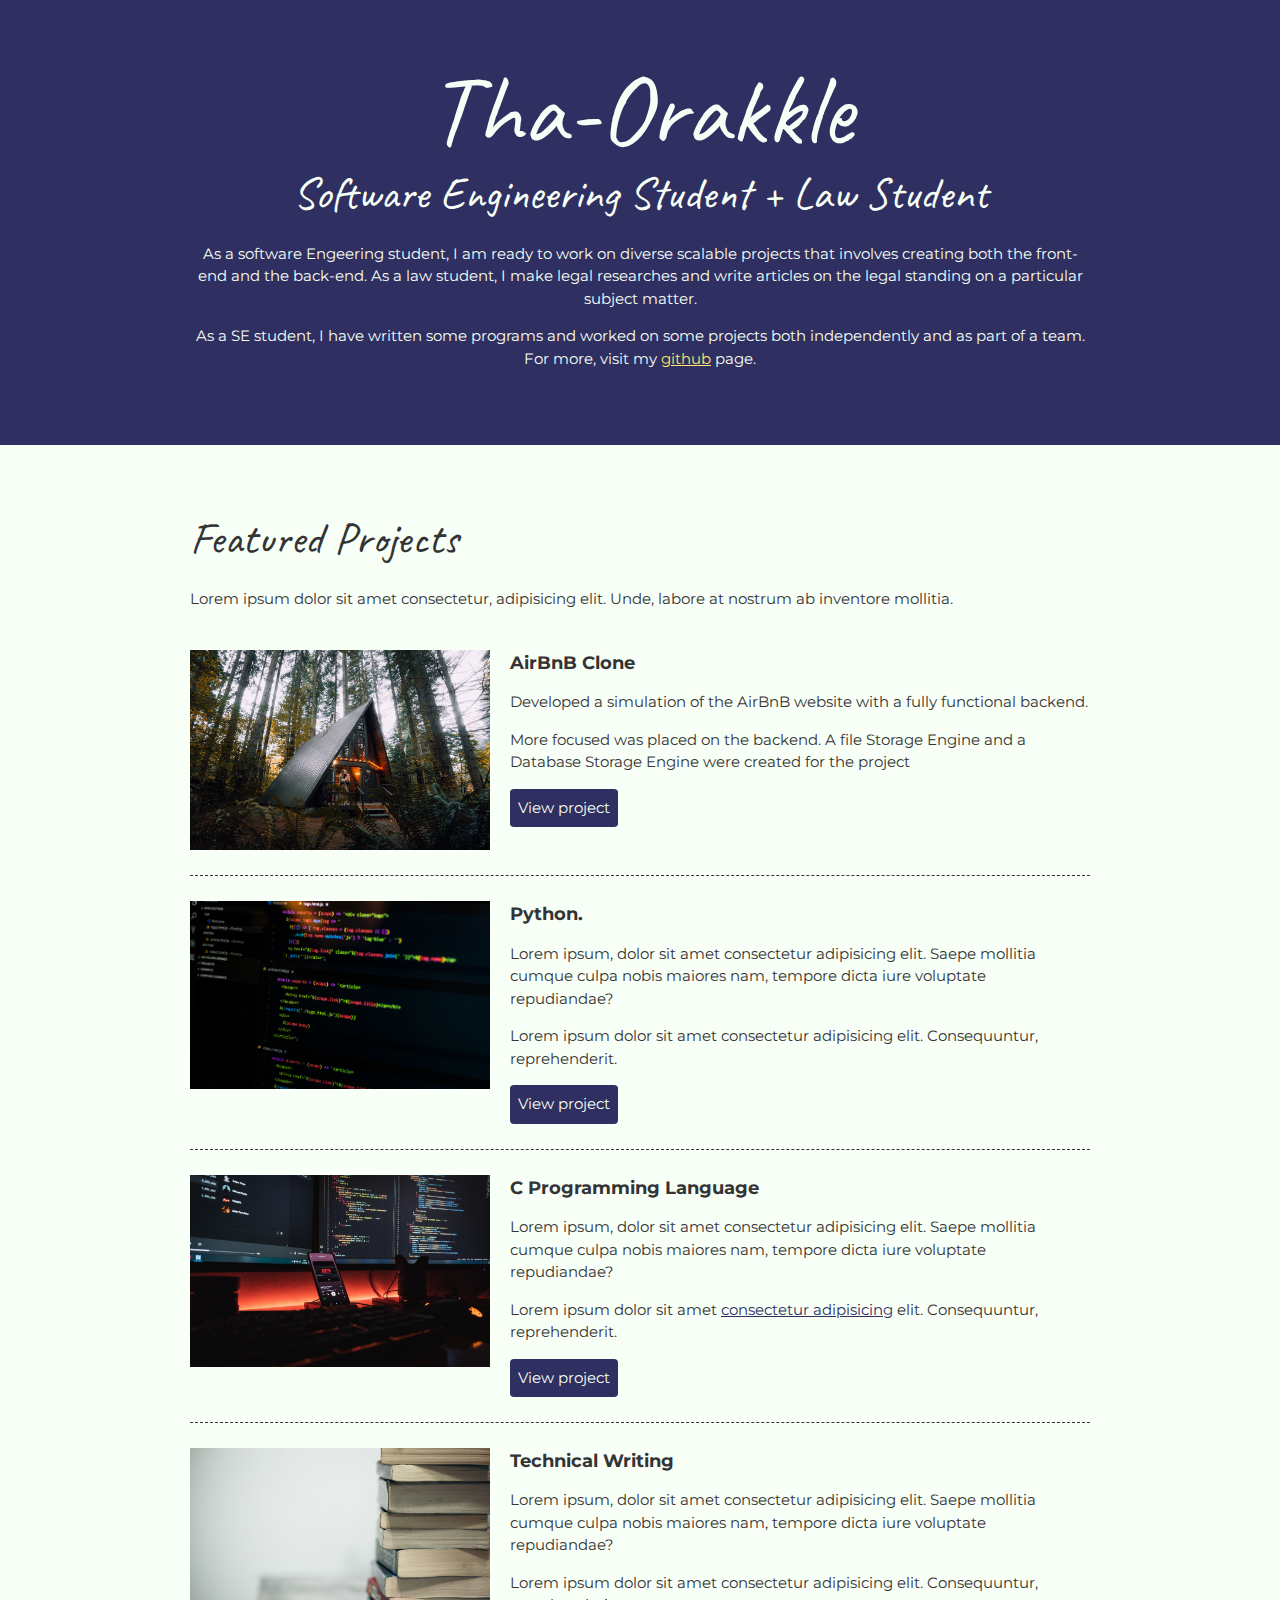
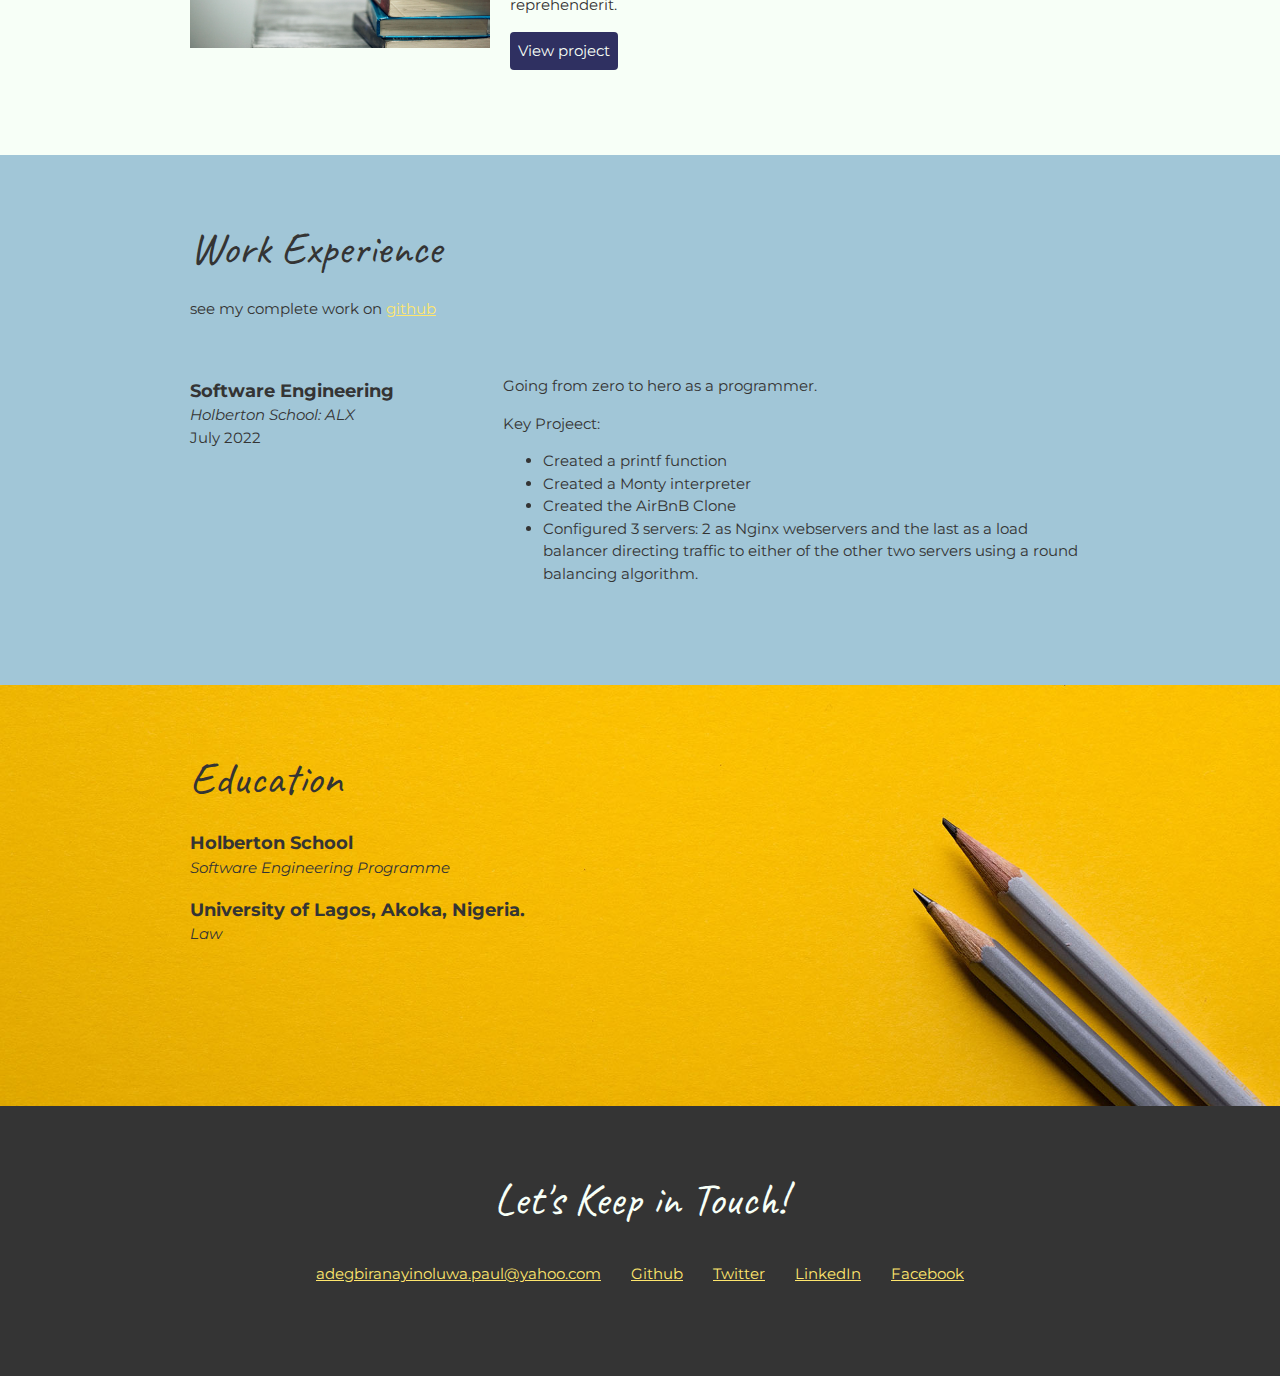
<file: frontend/index.html>
<!DOCTYPE html>
<html lang="en">
  <head>
    <meta charset="UTF-8" />
    <meta name="viewport" content="width=device-width, initial-scale=1.0" />
    <title>Tha-Orakkle</title>
    <link rel="preconnect" href="https://fonts.googleapis.com" />
    <link rel="preconnect" href="https://fonts.gstatic.com" crossorigin />
    <link
      href="https://fonts.googleapis.com/css2?family=Caveat&family=Montserrat:wght@400;600&display=swap"
      rel="stylesheet"
    />
    <link rel="stylesheet" href="css/styles.css" />
  </head>
  <body>
    <main>
      <!-- ***********************  ABOUT / PROFILE  *********************** -->
      <header>
        <div class="content-wrap">
          <h1>Tha-Orakkle</h1>
          <h2>Software Engineering Student + Law Student</h2>

          <p>
            As a software Engeering student, I am ready to work on diverse
            scalable projects that involves creating both the front-end and the
            back-end. As a law student, I make legal researches and write
            articles on the legal standing on a particular subject matter.
          </p>

          <p>
            As a SE student, I have written some programs and worked on some
            projects both independently and as part of a team. For more, visit
            my <a href="https://www.github.com/Tha-Orakkle">github</a> page.
          </p>
        </div>
      </header>

      <!-- ********************  PROJECTS / PORTFOLIO  ********************* -->
      <section class="projects">
        <div class="content-wrap divider">
          <h2>Featured Projects</h2>
          <p>
            Lorem ipsum dolor sit amet consectetur, adipisicing elit. Unde,
            labore at nostrum ab inventore mollitia.
          </p>

          <!-- Project 1 -->
          <section class="project-item">
            <img src="images/home_in_wood.jpg" alt="image containing codes" />
            <h3>AirBnB Clone</h3>
            <p>
              Developed a simulation of the AirBnB website with a fully
              functional backend.
            </p>
            <p>
              More focused was placed on the backend. A file Storage Engine and
              a Database Storage Engine were created for the project
            </p>

            <a class="btn" href="#" target="_blank">View project</a>
          </section>

          <!-- Project 2 -->
          <section class="project-item">
            <img src="images/programming_5.jpg" alt="image containing codes" />
            <h3>Python.</h3>
            <p>
              Lorem ipsum, dolor sit amet consectetur adipisicing elit. Saepe
              mollitia cumque culpa nobis maiores nam, tempore dicta iure
              voluptate repudiandae?
            </p>
            <p>
              Lorem ipsum dolor sit amet consectetur adipisicing elit.
              Consequuntur, reprehenderit.
            </p>

            <a class="btn" href="#" target="_blank">View project</a>
          </section>

          <!-- Project 3 -->
          <section class="project-item">
            <img src="images/programming_2.jpg" alt="living room" />
            <h3>C Programming Language</h3>
            <p>
              Lorem ipsum, dolor sit amet consectetur adipisicing elit. Saepe
              mollitia cumque culpa nobis maiores nam, tempore dicta iure
              voluptate repudiandae?
            </p>
            <p>
              Lorem ipsum dolor sit amet
              <a href="#">consectetur adipisicing</a> elit. Consequuntur,
              reprehenderit.
            </p>

            <a class="btn" href="#" target="_blank">View project</a>
          </section>

          <!-- Project 4 -->
          <section class="project-item">
            <img
              src="images/sharon-mccutcheon-unsplash.jpg"
              alt="contains books stacked"
            />
            <h3>Technical Writing</h3>
            <p>
              Lorem ipsum, dolor sit amet consectetur adipisicing elit. Saepe
              mollitia cumque culpa nobis maiores nam, tempore dicta iure
              voluptate repudiandae?
            </p>
            <p>
              Lorem ipsum dolor sit amet consectetur adipisicing elit.
              Consequuntur, reprehenderit.
            </p>

            <a class="btn" href="#" target="_blank">View project</a>
          </section>

          
        </div>
        <!-- End of Project block. -->
      </section>

      <!-- ***********************  WORK EXPERIENCE  *********************** -->
      <section class="work-experience">
        <div class="content-wrap item-details divider">
          <h2>Work Experience</h2>
          <p>
            see my complete work on
            <a href="https://www.github.com/Tha-Orakkle">github</a>
          </p>

          <!-- Copy this whole <section> block to add more jobs. -->
          <section class="job-item">
            <div class="job-details">
              <h3>Software Engineering</h3>
              <p>Holberton School: ALX</p>
            <p>July 2022</p>
            </div>
            <div class="job-summary">
              <p>Going from zero to hero as a programmer.</p>
              <p>Key Projeect:</p>
              <ul>
                <li>Created a printf function</li>
                <li>Created a Monty interpreter</li>
                <li>Created the AirBnB Clone</li>
                <li>
                  Configured 3 servers: 2 as Nginx webservers and the last as a
                  load balancer directing traffic to either of the other two
                  servers using a round balancing algorithm.
                </li>
              </ul>
            </div>
          </section>
        </div>
        <!-- End of Job block. -->
      </section>

      <!-- ******************  EDUCATION & CERTIFICATIONS ****************** -->
      <section class="education">
        <div class="content-wrap item-details">
          <h2>Education</h2>

          <!-- Copy this whole <section> block to add more schools. -->
          <section>
            <h3>Holberton School</h3>
            <p>Software Engineering Programme</p>
          </section>
          <section>
            <h3>University of Lagos, Akoka, Nigeria.</h3>
            <p>Law</p>
          </section>
        </div>
        <!-- End of School block. -->
      </section>

      <!-- *****************  CONTACT INFO / SOCIAL MEDIA  ***************** -->
      <footer>
        <div class="content-wrap">
          <h2>Let's Keep in Touch!</h2>

          <!-- Social media and contact links. Add or remove any networks. -->
          <ul class="contact-list">
            <li>
              <a href="mailto:adegbiranayinoluwa.paul@yahoo.com"
                >adegbiranayinoluwa.paul@yahoo.com</a
              >
            </li>
            <li><a href="#" target="_blank">Github</a></li>
            <li><a href="#" target="_blank">Twitter</a></li>
            <li><a href="#" target="_blank">LinkedIn</a></li>
            <li><a href="#" target="_blank">Facebook</a></li>
          </ul>
        </div>
      </footer>
    </main>
  </body>
</html>
</file>
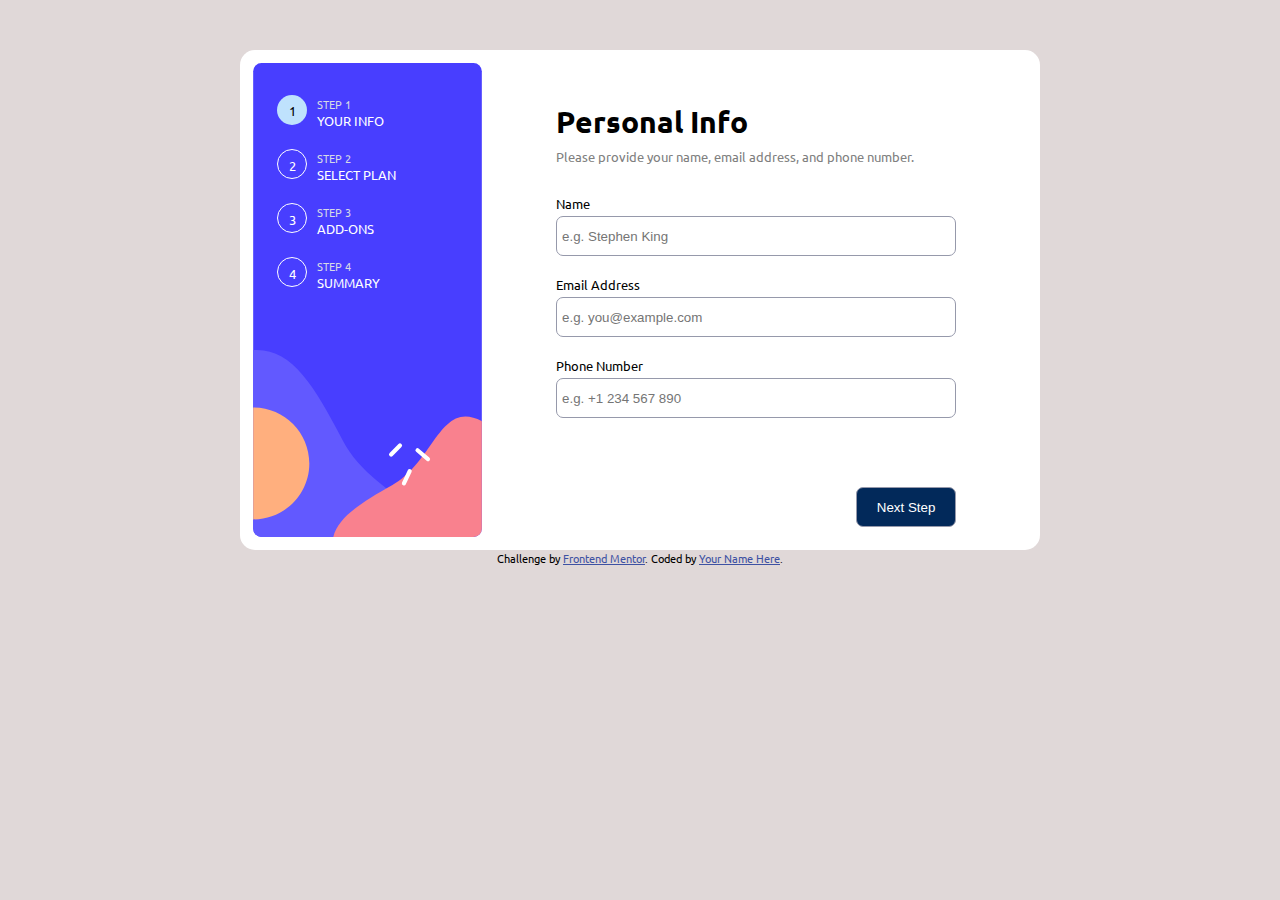
<file: frontend/multi-step-form-main/index.html>
<!DOCTYPE html>
<html lang="en">
  <head>
    <meta charset="UTF-8" />
    <meta name="viewport" content="width=device-width, initial-scale=1.0" />
    <!-- displays site properly based on user's device -->

    <link
      rel="icon"
      type="image/png"
      sizes="32x32"
      href="./assets/images/favicon-32x32.png"
    />
    <link rel="stylesheet" href="styles/style.css" />
    <!-- <link rel="stylesheet" href="styles/step-1 .css" /> -->
    <link rel="preconnect" href="https://fonts.googleapis.com" />
    <link rel="preconnect" href="https://fonts.gstatic.com" crossorigin />
    <link
      href="https://fonts.googleapis.com/css2?family=Ubuntu:wght@400;500;700&display=swap"
      rel="stylesheet"
    />
    <title>Frontend Mentor | Multi-step form</title>

    <!-- Feel free to remove these styles or customise in your own stylesheet 👍 -->
    <style>
      .attribution {
        font-size: 11px;
        text-align: center;
      }
      .attribution a {
        color: hsl(228, 45%, 44%);
      }
    </style>
  </head>
  <body>
    <div class="content-wrapper">
      <!-- Sidebar start -->
      <div class="sidebar">
        <div class="sidebar-nav">
          <div class="num" id="num1">1</div>
          <div>
            <small>STEP 1</small>
            <p>YOUR INFO</p>
          </div>
        </div>
        <div class="sidebar-nav">
          <div class="num" id="num2">2</div>
          <div>
            <small>STEP 2</small>
            <p>SELECT PLAN</p>
          </div>
        </div>
        <div class="sidebar-nav">
          <div class="num" id="num3">3</div>
          <div>
            <small>STEP 3</small>
            <p>ADD-ONS</p>
          </div>
        </div>
        <div class="sidebar-nav">
          <div class="num" id="num4">4</div>
          <div>
            <small>STEP 4</small>
            <p>SUMMARY</p>
          </div>
        </div>
      </div>
      <!-- Sidebar end -->

      <!-- step 1 start -->
      <div class="steps" id="step1">
        <h2>Personal Info</h2>
        <p>Please provide your name, email address, and phone number.</p>
        <form action="#" class="main-content">
          <div class="form-input">
            <label for="name" id="name-input">Name </label><br>
            <input type="text" id="name" placeholder="e.g. Stephen King" required />
          </div>
          <div class="form-input">
            <label for="email" id="email-input">Email Address</label><br>
            <input type="email" id="email" placeholder="e.g. you@example.com" required/>
          </div>
          <div class="form-input">
            <label for="telephone" id="telephone-input">Phone Number</label><br>
            <input type="tel" id="telephone" placeholder="e.g. +1 234 567 890" required />
          </div>
          <div class="bottom-nav bottom-nav-first">
            <button>Next Step</button>
          </div>
          
        </form>
      </div>
      <!-- step 1 Ends -->

      <!-- Step 2 start  -->
      <div class="steps" id="step2">
        <h2>Select Plan</h2>
        <p>You have the option of monthly or yearly biling</p>

        <div class="main-content">
          <div class="options-wrapper">
            <div class="options">
              <img src="assets/images/icon-arcade.svg" alt="arcade-logo">
              <h4>Arcade</h4>
              <p>$9/mo</p>
            </div>
            <div class="options">
              <img src="assets/images/icon-advanced.svg" alt="advanced-logo">
              <h4>Advanced</h4>
              <p>$12/mo</p>
            </div>
            <div class="options">
              <img src="assets/images/icon-pro.svg" alt="pro-logo">
              <h4>Pro</h4>
              <p>$15/mo</p>
            </div>
          </div>
          <div class="sub-select">
            <p>Monthly</p>
            <div id="sub-button"><div id="toggle"></div></div>
            <p>Yearly</p>
          </div>

          <div class="bottom-nav bottom-nav-steps">
            <button onclick="prevStep()">Go Back</button>
            <button onclick="nextStep()">Next Step</button>
          </div>
        </div>
      </div>
      <!-- Step 2 Ends -->

      <!-- Step 3 start -->
      <div class="steps" id="step3">
        <h2>Pick add-ons</h2>
        <p>Add-ons help enhance gaming experience.</p>
        <form class="main-content">
          <div class="add-ons-option">
            <input type="checkbox">
            <div>
              <h4>Online Service</h4>
              <p>Access to multiplayer games.</p>
            </div>
            
            <p>+$1/mo</p>
          </div>

          <div class="add-ons-option">
            <input type="checkbox">
            <div>
              <h4>Larger Storage</h4>
              <p>Extra 1TB os cloud save</p>
            </div>
            <p>+$2/mo</p>
          </div>
          <div class="add-ons-option">
            <input type="checkbox">
            <div>
              <h4>Customizable Profile</h4>
              <p>Custom theme on your profile</p>
            </div>
            <p>+$2/mo</p>
          </div>

        </form> 
        <div class="bottom-nav bottom-nav-steps">
          <button onclick="prevStep()">Go Back</button>
          <button onclick="nextStep()">Next Step</button>
        </div>
               
      </div>
      <!-- Step 3 Ends -->

      <!-- Step 4 Start -->
      <div class="steps" id="step4">
        <h2>Finishing up</h2>
        <p>Double-check everything looks OK before confirming</p>
        <div class="main-content">
          <div class="finish-page">
            <div>
              <div>
                <h4>Arcade(Monthly)</h4>
                <p>change</p>
              </div>
              <h4>$9/mo</h4>
            </div>
            <div>
              <p>Online service</p>
              <p>+$1/mo</p>  
            </div>
            <div>
              <p>Larger storage</p>
              <p>+$2/mo</p>
            </div>
          </div>
          <div class="total">
            <p>Total (per month)</p>
            <p>+$12/mo</p>
          </div>
        </div>
        <div class="bottom-nav bottom-nav-steps">
          <button onclick="prevStep()">Go Back</button>
          <button onclick="confirm()">Confirm</button>
        </div>

      </div>
      <!-- Step 4 End -->

      <!-- Thank You page -->

      <div class="steps thank-you" id="step5">
        <img src="assets/images/icon-thank-you.svg" alt="">
        <h2>Thank You!</h2>
        <p>Thanks for confirming your subscription!
          We hope you have fun using our platform.
          If you ever need support, please feel free to email us
          at support@loremgaming.com</p>
      </div>

      <!-- Thnk You page end -->

    </div>


    <div class="attribution">
      Challenge by
      <a href="https://www.frontendmentor.io?ref=challenge" target="_blank"
        >Frontend Mentor</a
      >. Coded by <a href="#">Your Name Here</a>.
    </div>

    <script src="scripts/script.js"></script>
  </body>
</html>
</file>
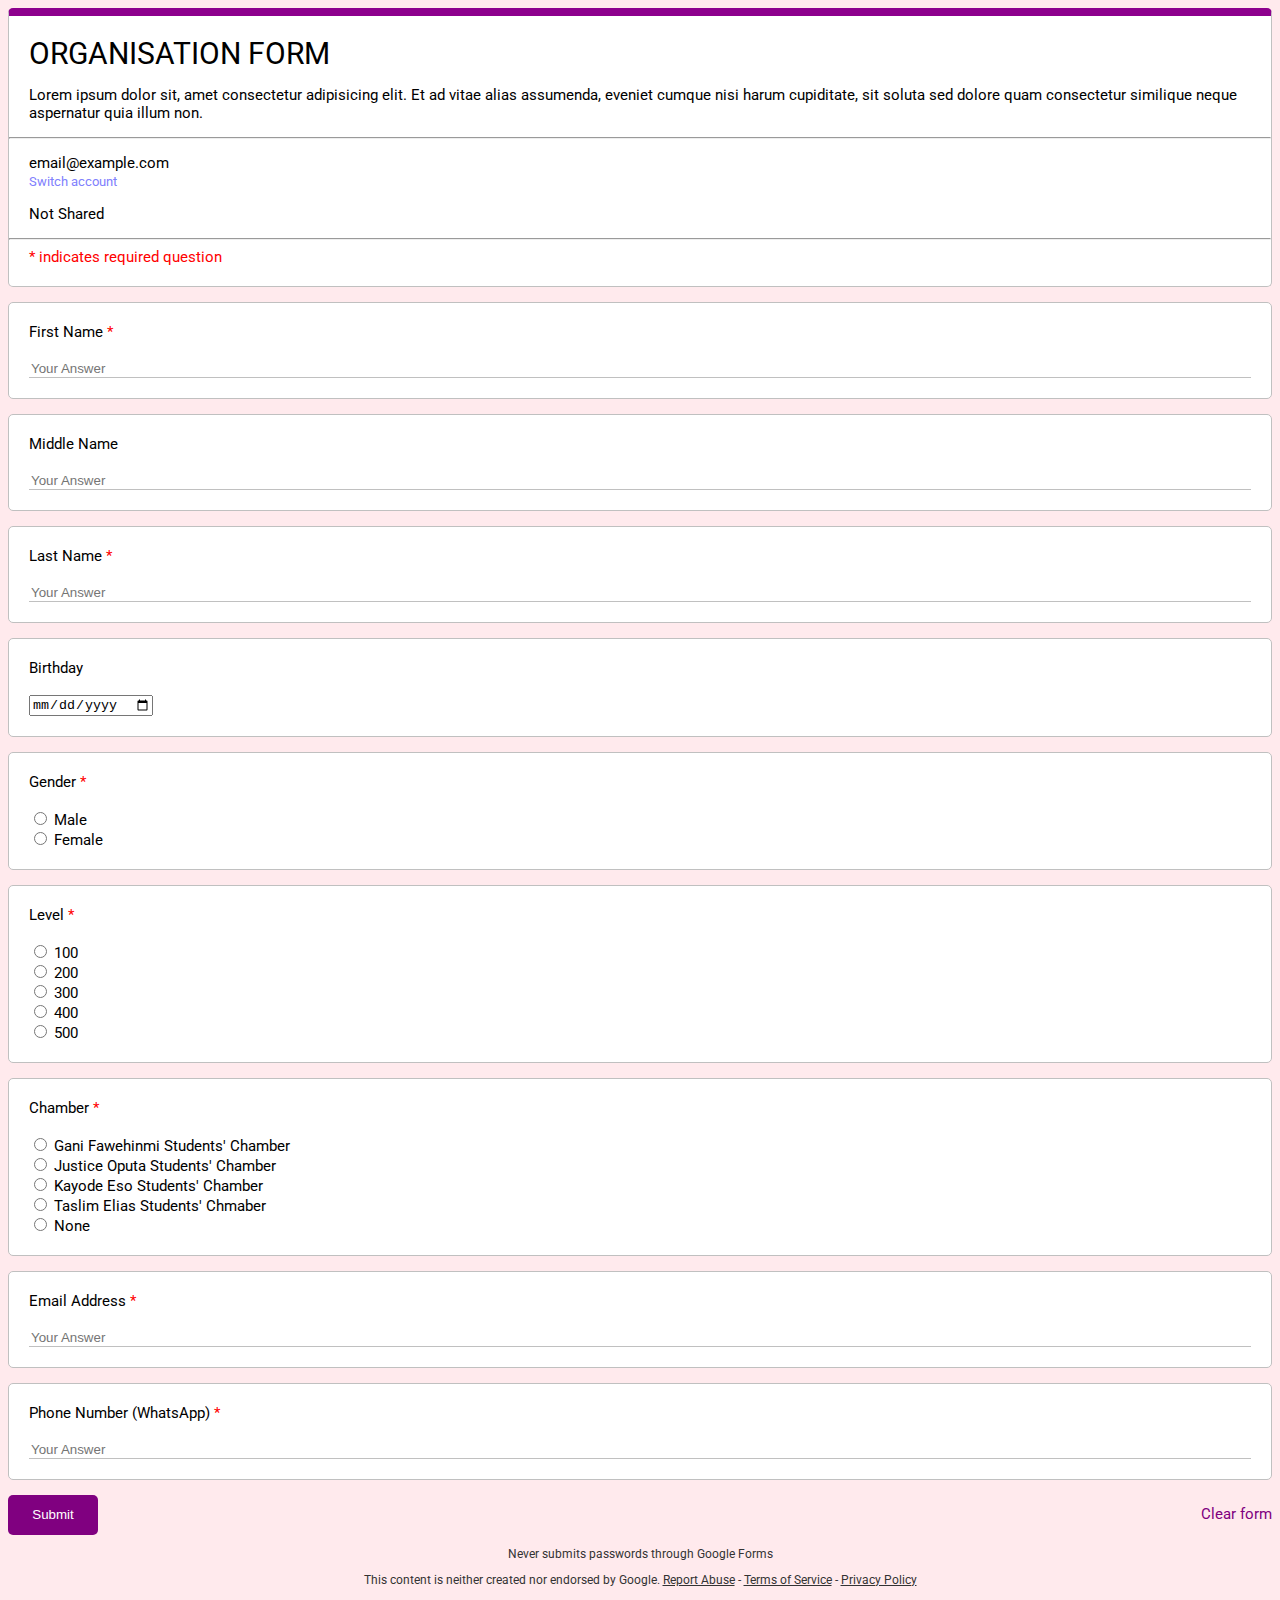
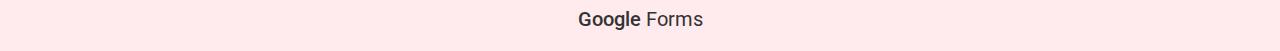
<file: frontend/projects/google_form/index.html>
<!DOCTYPE html>
<html lang="en">
  <head>
    <meta charset="UTF-8" />
    <meta name="viewport" content="width=device-width, initial-scale=1.0" />
    <title>Google Form</title>
    <link rel="preconnect" href="https://fonts.googleapis.com" />
    <link rel="preconnect" href="https://fonts.gstatic.com" crossorigin />
    <link
      href="https://fonts.googleapis.com/css2?family=Roboto:wght@400;500&display=swap"
      rel="stylesheet"
    />
    <link rel="stylesheet" href="css/styles.css" />
  </head>

  <body>
    <div class="content-wrap">
      <!-- Info about the form -->
      <div class="form-info">
        <div class="form-info-item">
          <h1>ORGANISATION FORM</h1>
          <p>
            Lorem ipsum dolor sit, amet consectetur adipisicing elit. Et ad
            vitae alias assumenda, eveniet cumque nisi harum cupiditate, sit
            soluta sed dolore quam consectetur similique neque aspernatur quia
            illum non.
          </p>
        </div>
        <hr />
        <div class="form-info-item one">
          <p>
            email@example.com<br />
            <a href="#">Switch account</a>
          </p>

          <p>Not Shared</p>
          <!-- an icon sits here  -->
        </div>
        <hr />
        <p class="form-info-item" id="req">* indicates required question</p>
      </div>
      <form action="#" method="post">
        <!-- Name -->
        <div class="form-items text">
          <label class="items" for="first-name">First Name <span>*</span></label
          ><br />
          <input
            type="text"
            name="first-name"
            id="first-name"
            placeholder="Your Answer"
            required
          />
        </div>

        <div class="form-items text">
          <label class="items" for="middle-name">Middle Name</label><br />
          <input
            type="text"
            name="middle-name"
            placeholder="Your Answer"
            id="middle-name"
          />
        </div>

        <div class="form-items text">
          <label class="items" for="last-name">Last Name <span>*</span></label
          ><br />
          <input
            type="text"
            name="last-name"
            id="last-name"
            placeholder="Your Answer"
            required
          />
        </div>

        <!-- birthday -->
        <div class="form-items">
          <label for="birthay" class="items">Birthday</label><br />
          <input type="date" name="birthday" id="birthday" />
        </div>

        <!-- gender -->
        <div class="form-items radio">
          <label class="items">Gender <span>*</span></label
          ><br />
          <input type="radio" name="gender" id="male" value="Male" required />
          <label for="male">Male</label><br />
          <input type="radio" name="gender" id="female" value="Female" />
          <label for="female">Female</label>
        </div>

        <!-- level -->
        <div class="form-items radio">
          <label class="items">Level <span>*</span></label
          ><br />
          <input type="radio" name="level" id="100" value="100" required />
          <label for="100">100</label><br />
          <input type="radio" name="level" id="200" value="200" />
          <label for="200">200</label><br />
          <input type="radio" name="level" id="300" value="300" />
          <label for="300">300</label><br />
          <input type="radio" name="level" id="400" value="400" />
          <label for="400">400</label><br />
          <input type="radio" name="level" id="500" value="500" />
          <label for="500">500</label>
        </div>

        <!-- chmaber -->
        <div class="form-items radio">
          <label class="items">Chamber <span>*</span></label
          ><br />
          <input type="radio" name="chamber" id="gfsc" value="GFSC" required />
          <label for="gfsc">Gani Fawehinmi Students' Chamber</label><br />
          <input type="radio" name="chamber" id="josc" value="JOSC" />
          <label for="josc">Justice Oputa Students' Chamber</label><br />
          <input type="radio" name="chamber" id="kesc" value="KESC" />
          <label for="kesc">Kayode Eso Students' Chamber</label><br />
          <input type="radio" name="chamber" id="tec" value="TEC" />
          <label for="tec">Taslim Elias Students' Chmaber</label><br />
          <input type="radio" name="chamber" id="none" value="None" />
          <label for="none">None</label>
        </div>

        <!-- email -->
        <div class="form-items text">
          <label for="email" class="items">Email Address <span>*</span></label
          ><br />
          <input
            type="text"
            name="email"
            id="email"
            placeholder="Your Answer"
            required
          />
        </div>

        <!-- Phone  Number -->
        <div class="form-items text">
          <label for="phone" class="items"
            >Phone Number (WhatsApp) <span>*</span></label
          ><br />
          <input
            type="tel"
            name="phone"
            id="phone"
            placeholder="Your Answer"
            required
          />
        </div>

        <div class="submit-wrap">
          <input type="submit" name="submit" id="submit" />
          <a href="#">Clear form</a>
        </div>
      </form>
      <footer>
        <p>Never submits passwords through Google Forms</p>
          <p>
            This content is neither created nor endorsed by Google.
            <a href="#">Report Abuse</a> - <a href="#">Terms of Service</a> -
            <a href="#">Privacy Policy</a>
          </p>
          <p id="google-forms"><span style="color: #333; font-weight: 500;">Google</span> Forms</p>
      </footer>

      <!-- END -->
    </div>
  </body>
</html>
</file>
<file: frontend/css/styles.css>
/*
#F7FFF7 - almost white
#343434 - dark grey - almost black
#2F3061 - blue dark
#FFE66D - yellow
#A1C6D7 - blue light
*/


/* Global Styles
-------------------------------- */
html {
    box-sizing: border-box;
}
*, *:before, *:after {
    box-sizing: inherit;
}
body {
    color: #343434;
    margin: 0;
    padding: 0;
    font-family: 'Montserrat', sans-serif;
    font-size: 15px;
    line-height: 1.5;
}

img {
    width: 300px;
}
a {
    color: #FFE66D;
}
a:hover {
    text-decoration: none;
}
h1 {
    font-size: 100px;
    line-height: 1;
}
h2 {
    font-size: 45px;
}
h1, h2 {
    margin: 0;
    font-family: 'Caveat', cursive;
    font-weight: 400;
}
.content-wrap {
    max-width: 900px;
    width: 85%;
    margin: 0 auto;
    padding: 60px 0;

}
h3 {
    margin-bottom: 0;
}
.item-details h3 + p {
    font-style: italic;
}
.item-details h3 ~ p {
    margin: 0;
}
.divider > section {
    border-bottom: 1px dashed #343434;
    padding: 25px 0;
}
.divider >section:last-of-type {
    border-bottom: none;
}
/* Profile
-------------------------------- */
header {
    background: #2F3061;
    color: #F7FFF7;
}


/* Projects
-------------------------------- */
.projects {
    background: #F7FFF7;
}
.projects a {
    color: #2F3061;
}
.projects .btn {
    color: #F7FFF7;
    background: #2F3061;
    text-decoration: none;
    padding: 8px;
    border-radius: 4px;
    display: inline-block;
}

.projects .btn:hover {
    background: rgba(47, 48, 97, 80%);
}

.project-item {
    overflow: hidden;
}

.project-item h3 {
    margin-top: 0;
}

/* Work Experience
-------------------------------- */
.work-experience {
    background: #A1C6D7;
}

/* Education
-------------------------------- */
.education {
    background-image: url(../images/joanna-kosinska-unsplash.jpg);
    background-size: cover;
    background-position: top right;
    padding-bottom: 100px;
}

.education p {
    width: 60%;
}

/* Contact 
-------------------------------- */
footer {
    background: #343434;
    color: #F7FFF7;
}
.contact-list {
    list-style-type: none;
    padding: 0;
}
.contact-list a {
    padding: 15px;
    display: inline-block;
}

/* Reponsive
-------------------------------- */
@media screen and (min-width: 800px) {
    header, footer {
        text-align: center;
    }
    .project-item img {
        float: left;
        margin-right: 20px;
    }
    .job-item {
        display: grid;
        grid-template-columns: 1fr 2fr;
        column-gap: 20px;
    }
    .contact-list {
        display: flex;
        justify-content: center;
    }
}
@media screen and (max-width: 799px) {
    h1 {
        font-size: 75px;
        line-height: 0.9;
        margin-bottom: 20px;
    }
    h2 {
        line-height: 1;
    }
    .contact-list a {
        padding: 5px;
    }
}
</file>
<file: frontend/multi-step-form-main/styles/style.css>
/* ------------ general styles -------------- */
* {
    margin: 0;
    padding: 0;
    box-sizing: border-box;
}
body {
    font-family: 'Ubuntu', sans-serif;
    background: #e0d8d8 ;
}

.content-wrapper {
    background: hsl(0, 0%, 100%);
    border-radius: 15px;
    padding: 13px;
    height: 500px;
    width: 800px;
    margin: 50px auto 0;
    display: flex;
    font-size: smaller;
}

/* #step1, #step2, #step3, #step4 {
    display: none;
} */

/* ---------------- sidebar ------------------ */

.sidebar {
    color: #fff;
    width: 30%;
    background: url(../assets/images/bg-sidebar-desktop.svg) no-repeat;
    background-size: contain;
    padding: 2rem 1.5rem;
    display: flex;
    flex-direction: column;
    row-gap: 20px;
    
}

.sidebar-nav {
    display: flex;
    column-gap: 10px;
}

small {
    color: hsl(229, 24%, 87%);
}

.num {
    width: 30px;
    height: 30px;
    border: 1px solid;
    border-radius: 50px;
    text-align: center;
    padding: 7px;
}

.num-page {
    color: #000;
    background: hsl(206, 94%, 87%);
    border: none;
}

/* --------------- style for all steps -------------- */
.main-content {
    margin-top: 30px;
}

.steps {
    margin: 40px auto 10px;
    width: 400px;
    position: relative;
}

.steps h2 {
    margin-bottom: 7px;
    font-size: 30px;
}

.steps p {
    color: gray;
}

.bottom-nav{
    position: absolute;
    width: 100%;
    bottom: 0;
    display: flex;
    align-items: center;
}


/* --------------- style for step 1 ---------------- */
.form-input span {
    float: right;
    color: red;
}

.form-input input {
    width: 100%;
    height: 40px;
    border: 1px solid hsl(231, 11%, 63%);
    border-radius: 7px;
    margin-top: 4px;
    margin-bottom: 20px;
    padding: 5px;
    background: none;

}

.form-input input:hover {
    border: 2px solid hsl(261, 100%, 77%);
}

.bottom-nav-first {
    justify-content: flex-end;
}

.bottom-nav-first button{
    width: 100px;
    background: hsl(213, 96%, 18%);
    color: #fff;
    border: none;
    height: 40px;
    border: 1px solid hsl(231, 11%, 63%);
    border-radius: 7px;
    padding: 5px;
}

/* --------------- style for other steps ---------------- */
.bottom-nav-steps {
    justify-content: space-between;
}

.bottom-nav-steps > :last-child {
    width: 100px;
    background: hsl(213, 96%, 18%);
    color: #fff;
    border: none;
    height: 40px;
    border: 1px solid hsl(231, 11%, 63%);
    border-radius: 7px;
    padding: 5px;
}
.bottom-nav-steps > :first-child {
    text-decoration: None;
    background-color: transparent;
    border: none;
    outline: none;

}

.bottom-nav-steps > :first-child:hover {
    color: hsl(213, 96%, 18%);
    font-weight: 700;
}

/* --------------- style for step 2 ---------------- */
.options-wrapper {
    display: flex;
    column-gap: 15px;
    margin-bottom: 20px;
}

.options {
    flex: 1;
    height: 140px;
    border: 1px solid rgb(165, 165, 165);
    border-radius: 10px;
    padding: 15px;
    margin: 0;
}
.options img {
    height: 35px;
    margin-bottom: 40px;
}

.sub-select {
    display: flex;
    justify-content: center;
    align-items: center;
    height: 40px;
    width: 100%;
    background: #e0d8d8;
    border-radius: 5px;
    column-gap: 20px;
}

#sub-button {
    width: 35px;
    height: 17px;
    border-radius: 10px;
    background:hsl(213, 96%, 18%);
    position: relative;
    padding: 2px;
}

#toggle {
    position: relative;
    width: 12px;
    height: 12px;
    background: #fff;
    border-radius: 50%;
    /* float: right; */
    float: left;
}

/* --------------styles for step 3------------- */
.add-ons-option {
    border: 1px solid hsl(258, 95%, 62%);
    border-radius: 5px;
    display: flex;
    margin-bottom: 15px;
    height: 65px;
    column-gap: 20px;
    flex: 1;
    align-items: center;
    padding-right: 15px;
    padding-left: 15px;
}

.add-ons-option div {
    flex: 3;
}

/* ----------------styles for step 4--------------- */

.finish-page {
    width: 100%;
    background: hsl(210, 5%, 92%);
    padding: 15px;
    border-radius: 5px;
}

.finish-page > div {
    display: flex;
    align-items: center;
    justify-content: space-between;
}

.finish-page > div:first-child {
    border-bottom: 1px solid hsl(210, 2%, 84%);
    padding-bottom: 15px;
}

.finish-page > div:not(:first-child) {
    margin-top: 15px;
}

.total {
    display: flex;
    justify-content: space-between;
    align-items: center;
    padding: 15px;
}

.total > p:last-child {
    font-size: 20px;
}

/* -------------style for thank you page---------------- */
.thank-you  {
    padding-top: 70px;
    margin: 40px auto 10px;
    width: 400px;
    text-align: center;
 }

 .thank-you img {
    display: block;
    margin: 0 auto 30px;
 }

.thank-you h2 {
    font-size: 25px;
    margin-bottom: 10px;
}

.thank-you p {
    color: gray;
}
</file>
<file: frontend/multi-step-form-main/styles/step-1 .css>
li {
    color :hsl(213, 96%, 18%);
    color: hsl(243, 100%, 62%);
    color: hsl(228, 100%, 84%);
    color: hsl(206, 94%, 87%);
    color: hsl(354, 84%, 57%);

    color: hsl(231, 11%, 63%);
    color: hsl(229, 24%, 87%);
    color: hsl(217, 100%, 97%);
    color: hsl(231, 100%, 99%);
    color: hsl(0, 0%, 100%);
}
</file>
<file: frontend/projects/google_form/css/styles.css>
/* Global
------------------------ */
html {
    box-sizing: border-box;
}
*, *:before, *:after {
    box-sizing: inherit;
}
body {
    font-family: 'Roboto', sans-serif;
    font-size: 15px;
    background: #ffeaed;
}

.form-info, .form-items {
    background: #fff;
    border: 1px solid #c0c0c0;
    border-radius: 5px;
    padding: 20px 0;
    margin-bottom: 15px;
}
#req, span {
    color: #f00;
}

hr {
    color: #c0c0c0;
}

/* Form Info
------------------------ */

.form-info {
    border-top: 8px solid #8d008d;
}
.form-info h1 {
    font-weight: 400;
    margin: 0;
}
.form-info-item {
    margin:0 20px;
}
.form-info a {
    font-size: 13px;
    color: #8080fd;
    text-decoration: none;
}

/* Form Items
------------------------ */
form .form-items {
    padding: 20px;
}

.items {
    display: block;
}

.text input {
    border: none;
    border-bottom: 1px solid #c0c0c0;
    width: 100%;
}

/* submit wrap
----------------------- */
.submit-wrap input {
    border: None;
    width: 90px;
    height: 40px;
    border-radius: 5px;
    padding: 5px;
    background: #800080;
    color: #fff;
}
.submit-wrap a {
    float: right;
    text-decoration: none;
    color: #800080;
    margin-top: 10px;
}


/* Footer
----------------------- */

footer {
    clear: both;
    font-size: 12px;
    color: #333333;
}
footer {
    text-align: center;
    
}
footer a {
    color: #333333;
}
#google-forms {
    font-size: 20px;
}
</file>
